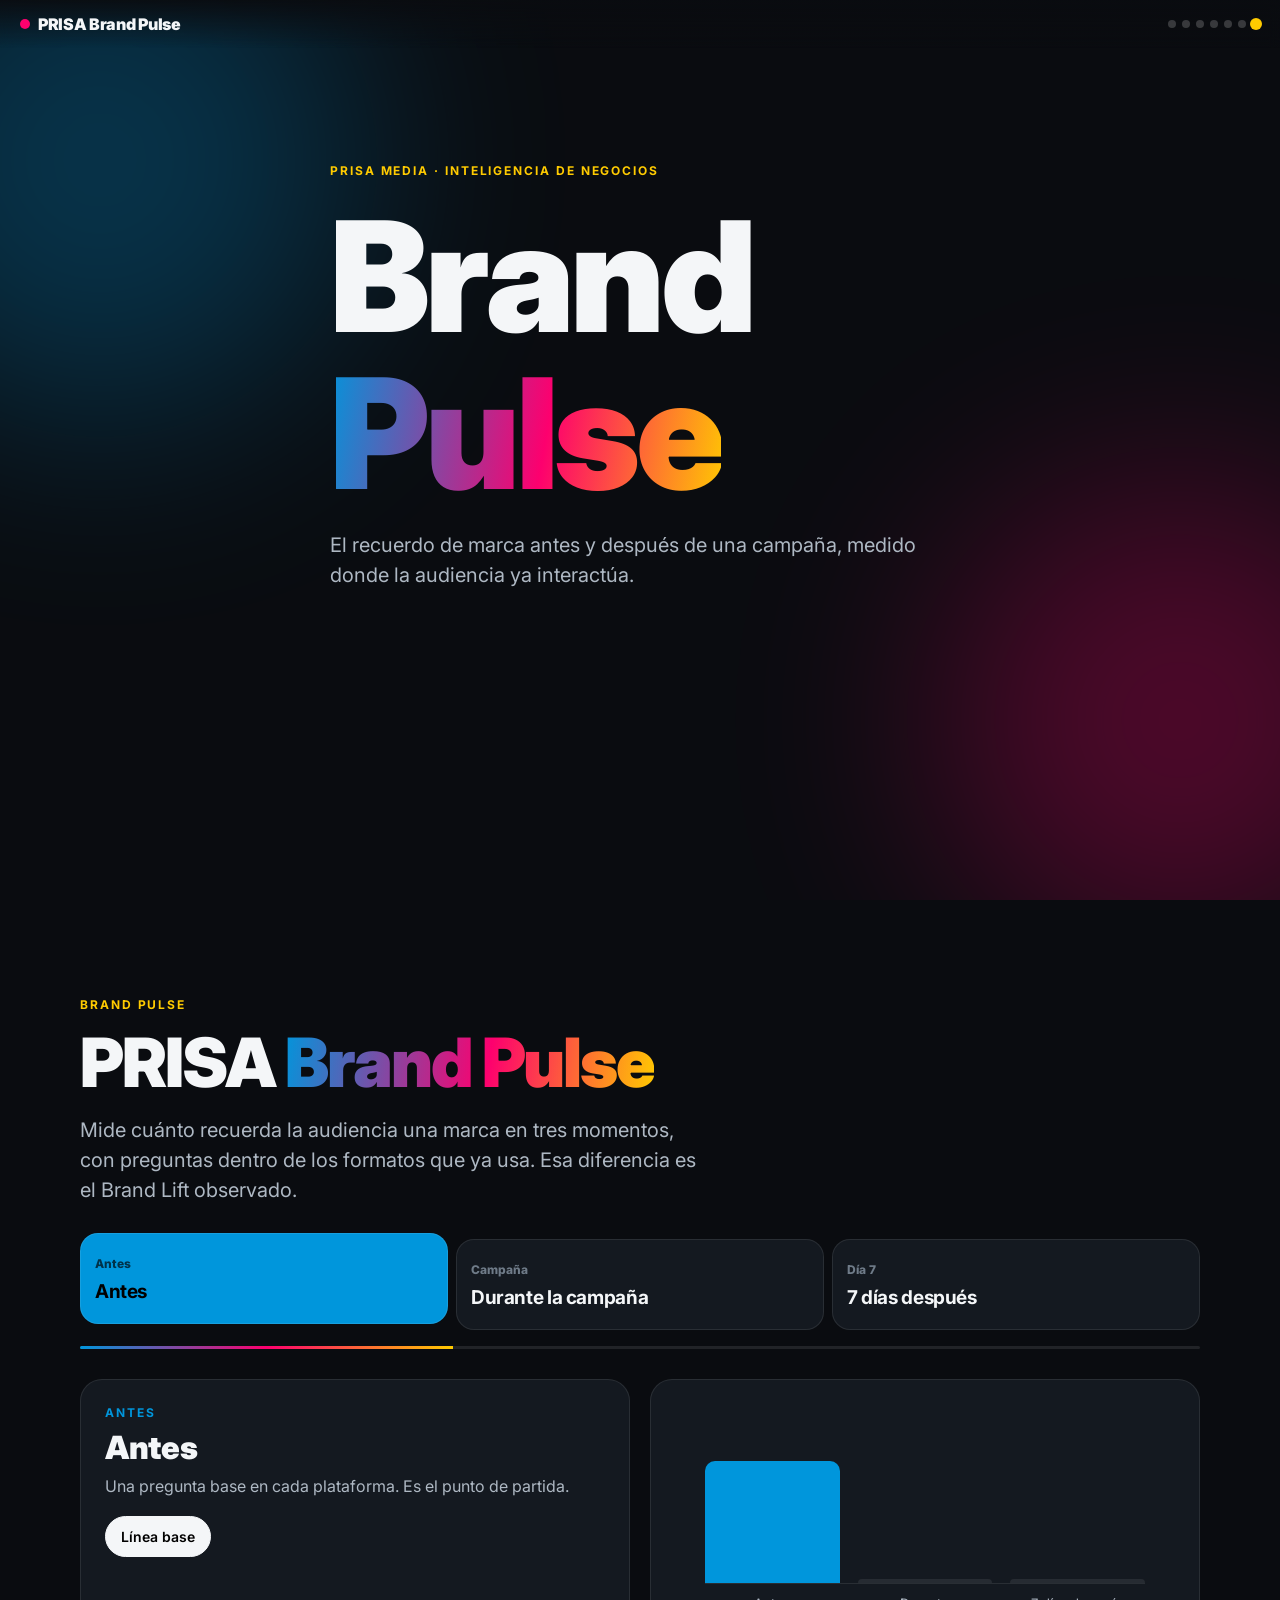
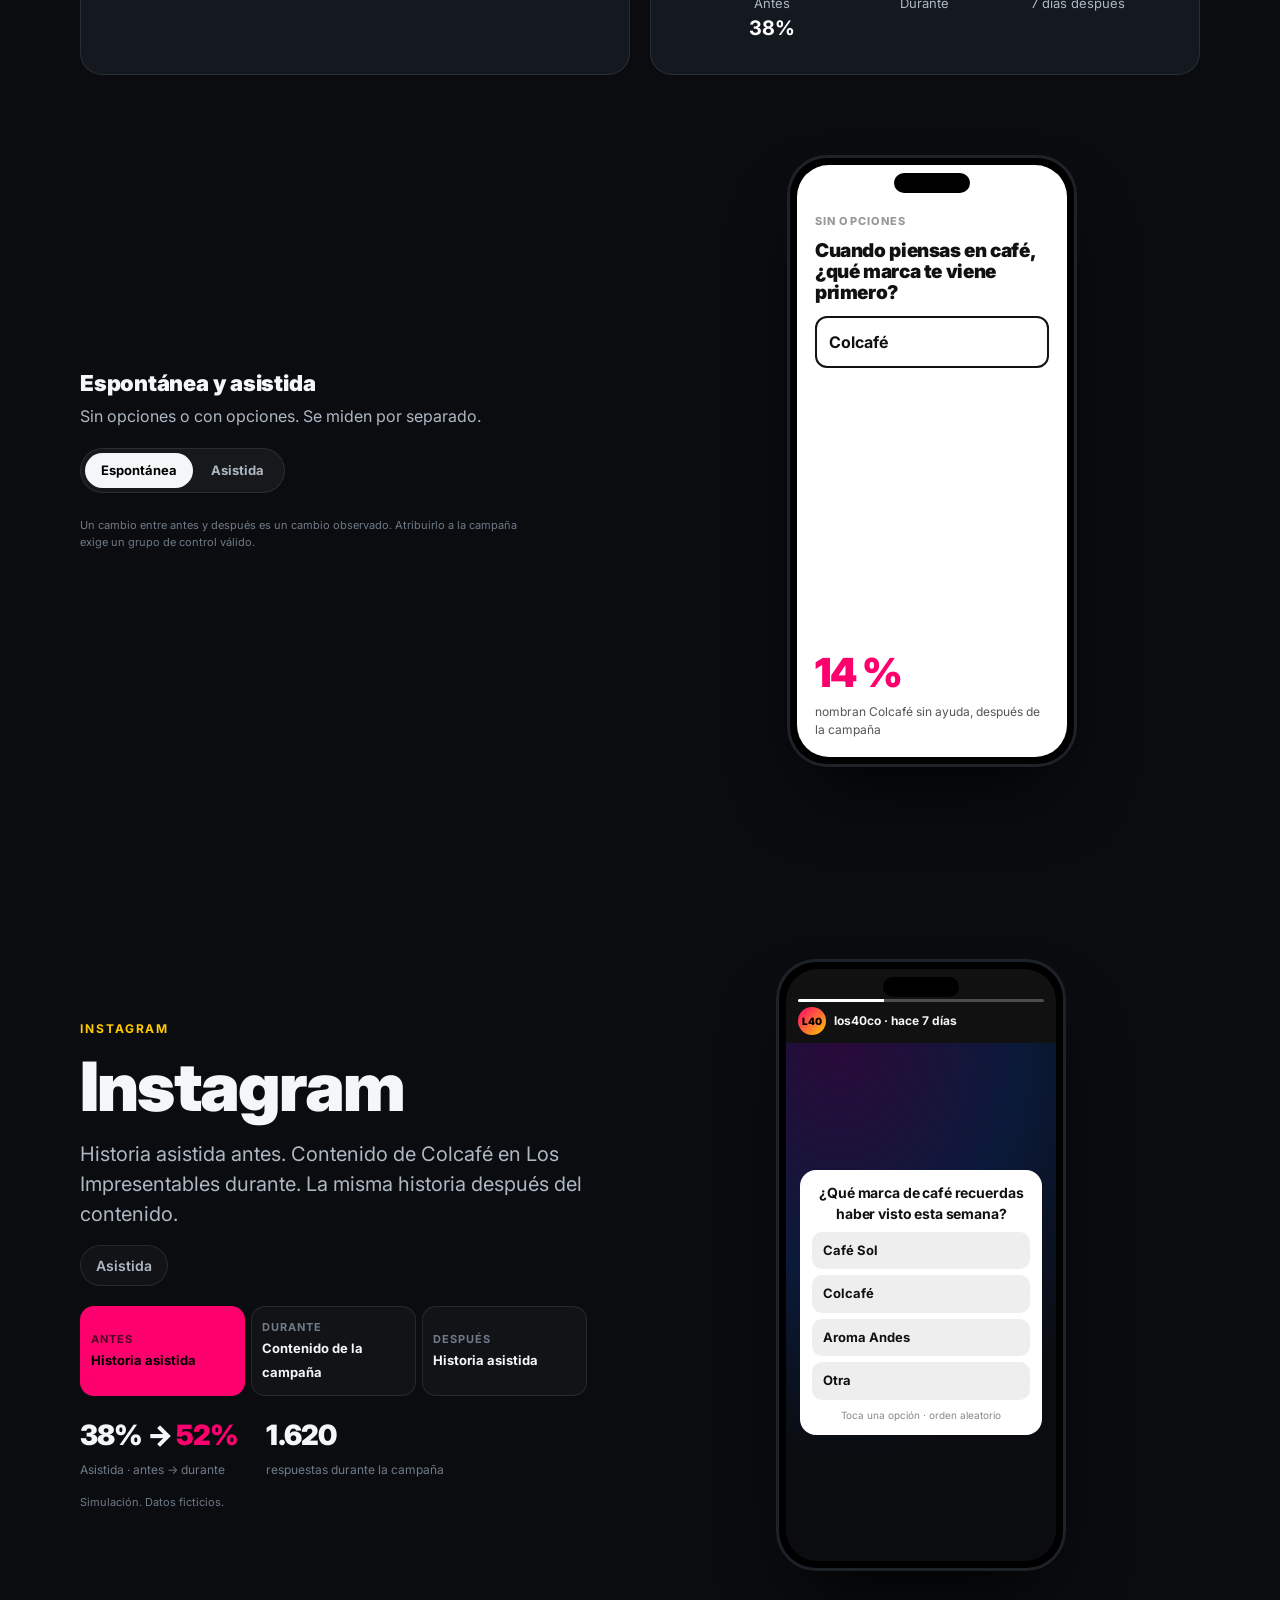
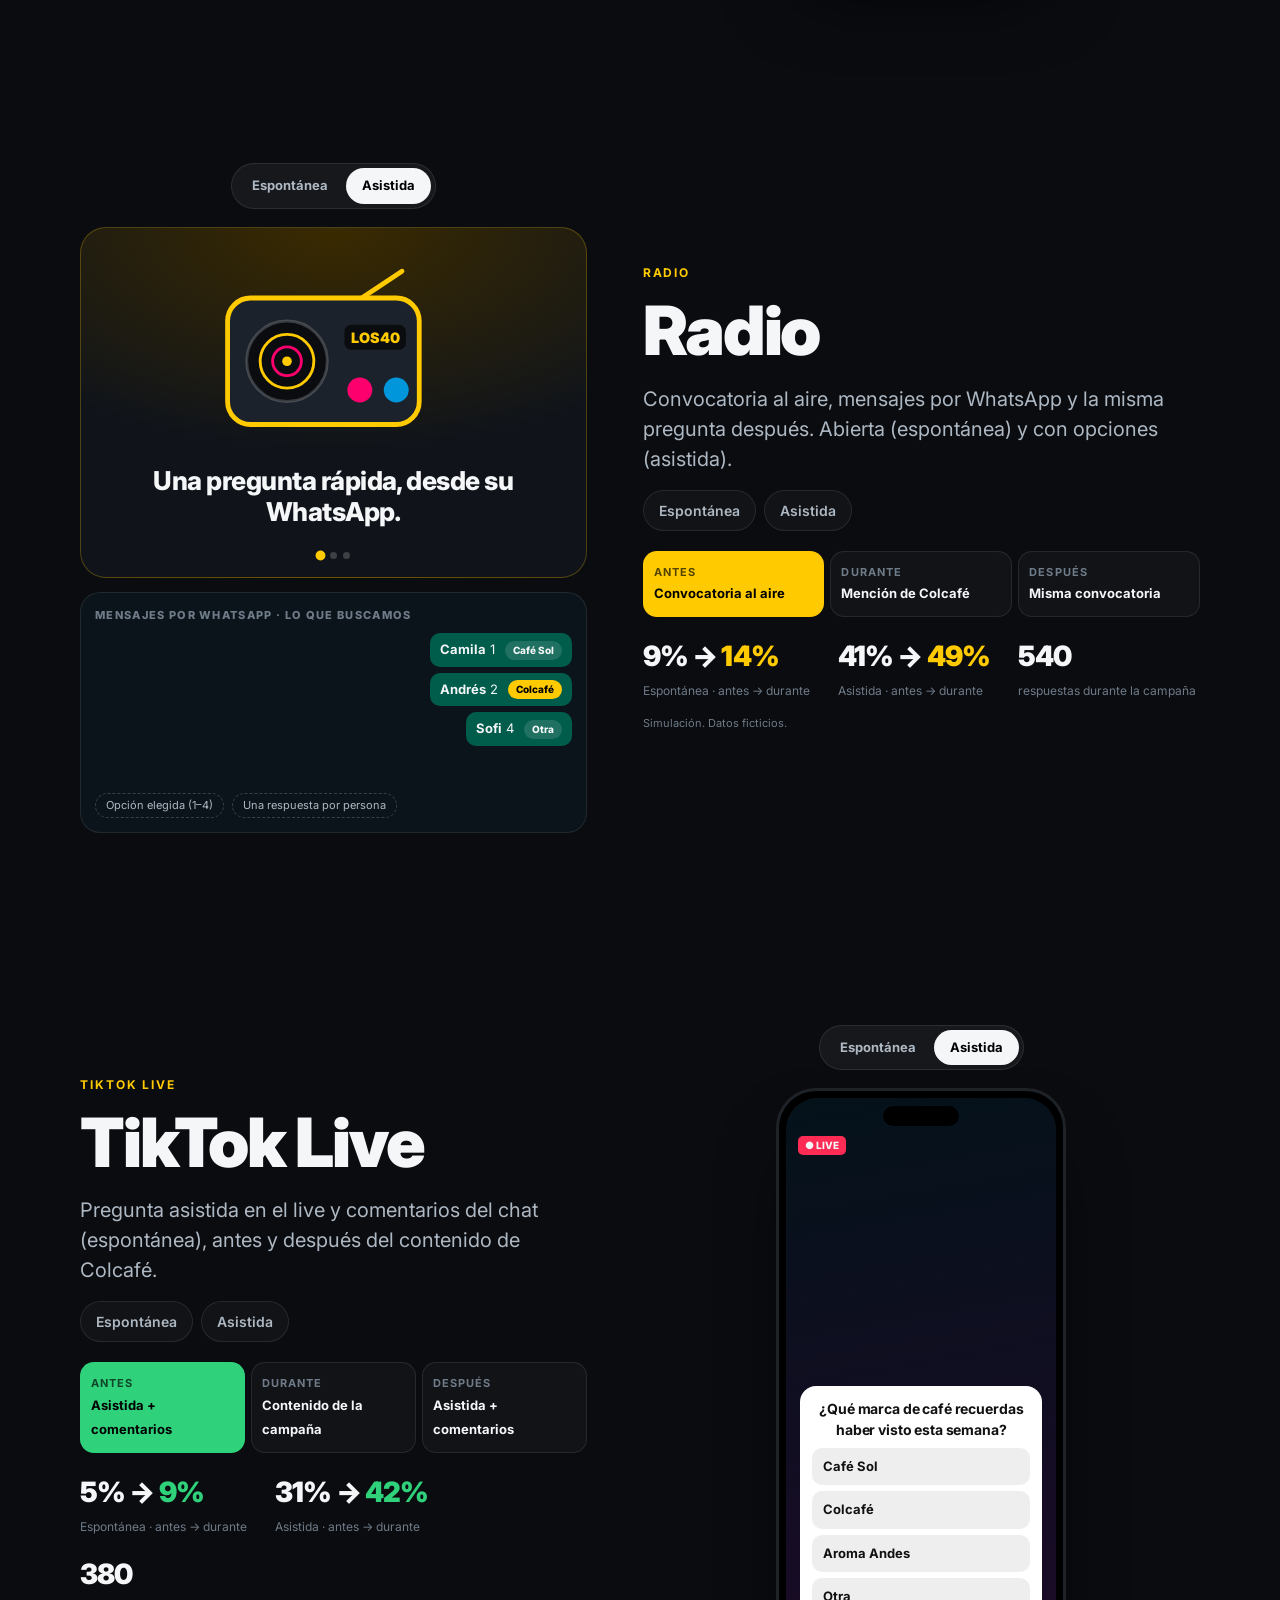
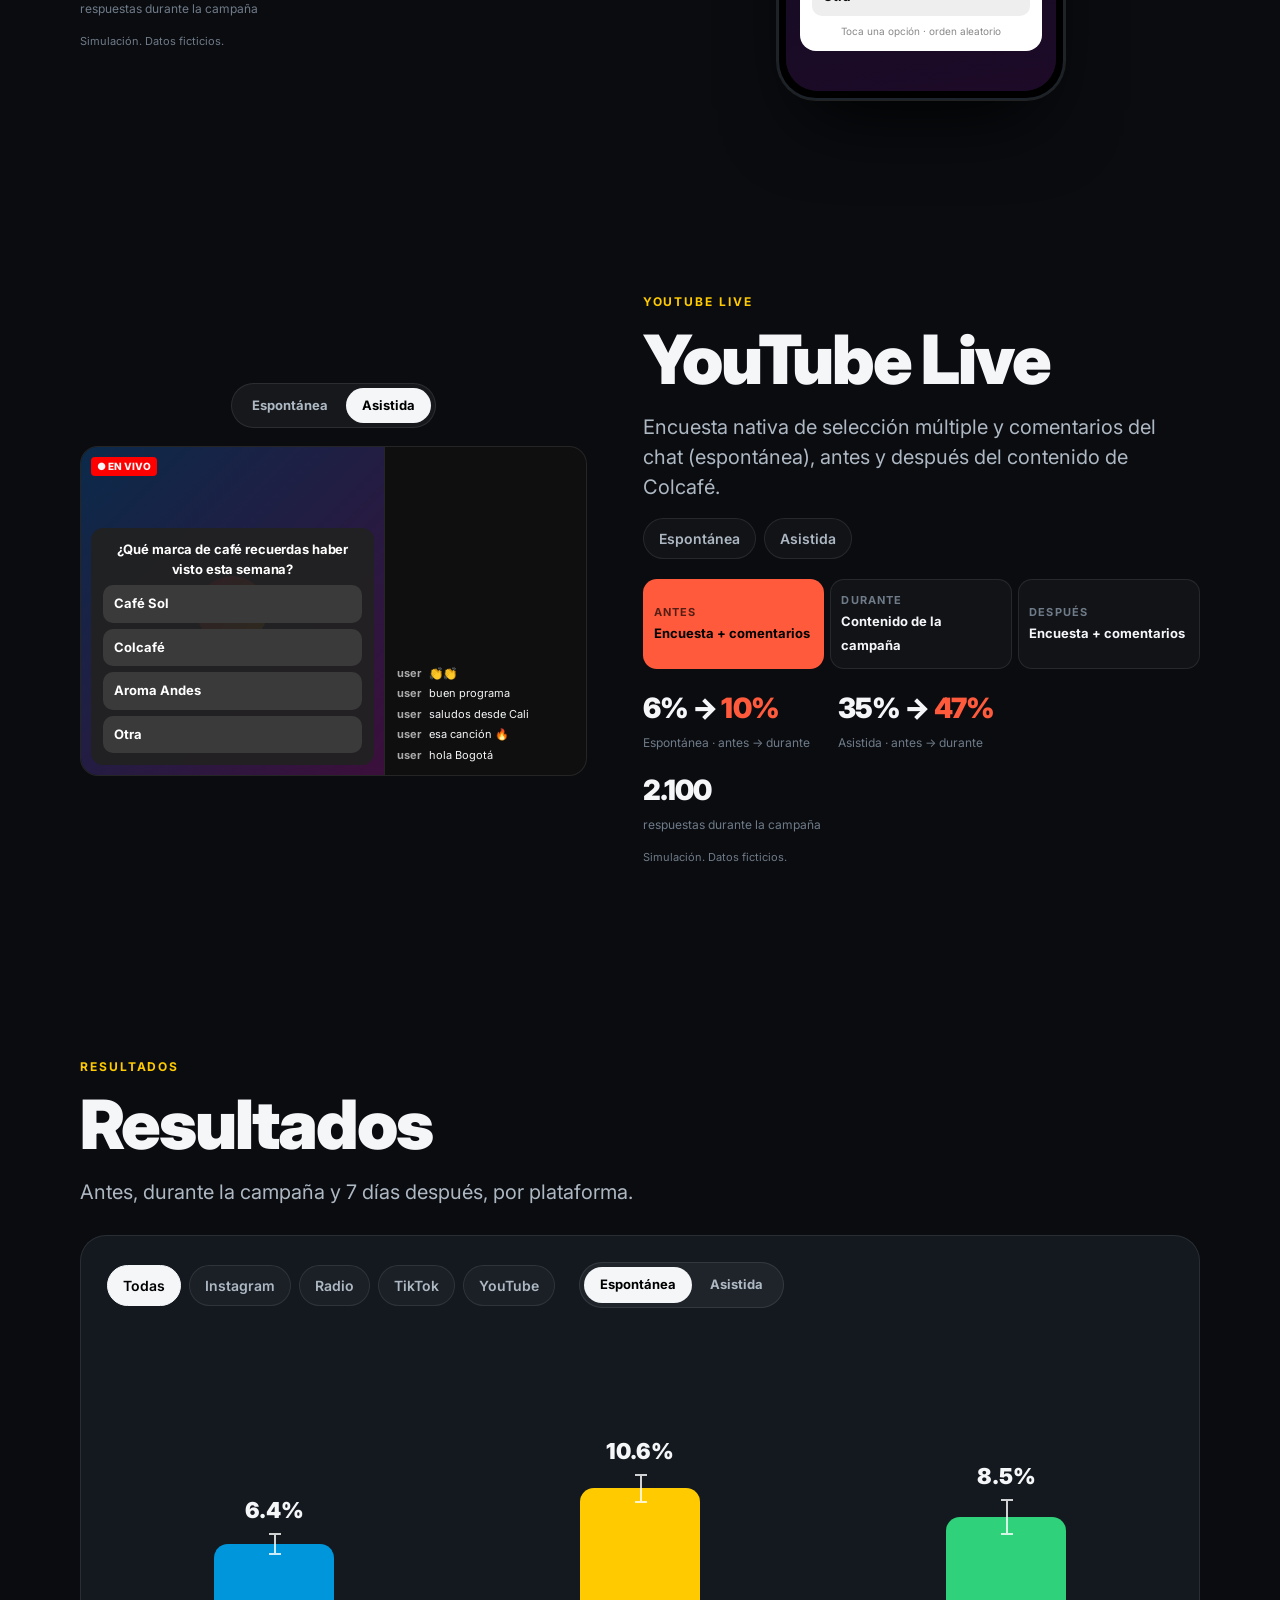
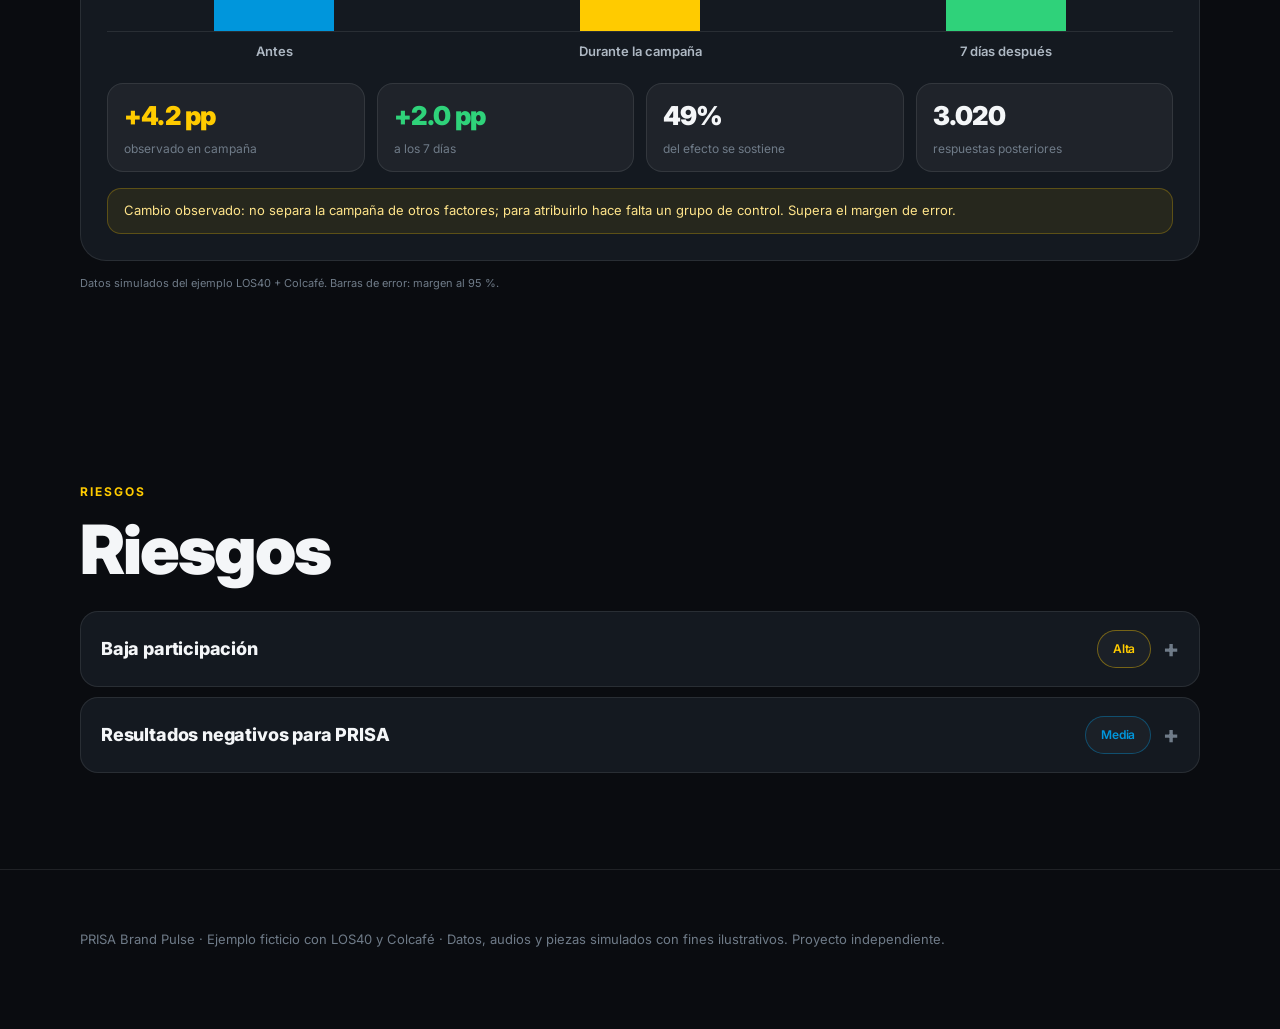
<file: index.html>
<!doctype html>
<html lang="es">
<head>
<meta charset="utf-8">
<meta name="viewport" content="width=device-width, initial-scale=1">
<title>PRISA Brand Pulse</title>
<meta name="description" content="PRISA Brand Pulse: cómo medir el cambio en la recordación de marca antes y después de una campaña, dentro de las interacciones habituales de las audiencias de PRISA Media.">
<meta property="og:title" content="PRISA Brand Pulse"><meta property="og:description" content="Antes. Campaña. Después. Día 7.">
<meta name="theme-color" content="#0a0c10">
<link rel="icon" href="data:image/svg+xml,%3Csvg xmlns='http://www.w3.org/2000/svg' viewBox='0 0 32 32'%3E%3Crect width='32' height='32' rx='8' fill='%230a0c10'/%3E%3Cpath d='M2 17h8l3-9 5 17 3-8h9' fill='none' stroke='%23FD006E' stroke-width='3' stroke-linecap='round' stroke-linejoin='round'/%3E%3C/svg%3E">
<link rel="preconnect" href="https://fonts.googleapis.com"><link rel="preconnect" href="https://fonts.gstatic.com" crossorigin>
<link href="https://fonts.googleapis.com/css2?family=Inter:wght@400;500;600;700;800;900&display=swap" rel="stylesheet">
<link rel="stylesheet" href="css/style.css">
</head>
<body>
<div id="bar"></div>
<nav><div class="logo"><i></i>PRISA Brand Pulse</div><ul id="dots"></ul></nav>

<header class="hero" id="top">
  <div class="glow" style="width:520px;height:520px;background:var(--blue);left:-160px;top:-100px"></div>
  <div class="glow" style="width:480px;height:480px;background:var(--pink);right:-140px;bottom:-60px"></div>
  <div class="wrap" style="position:relative">
    <div class="eyebrow">PRISA Media · Inteligencia de Negocios</div>
    <h1>Brand<br><span class="g">Pulse</span></h1>
    <p class="lead">El recuerdo de marca antes y después de una campaña, medido donde la audiencia ya interactúa.</p>
  </div>
  <svg class="pulse" viewBox="0 0 1200 180" preserveAspectRatio="none"><path d="M0 100H300L340 100 380 30 440 160 500 70 540 100H760L800 100 840 40 900 150 950 90 990 100H1200" fill="none" stroke="url(#gg)" stroke-width="3" stroke-linecap="round" stroke-linejoin="round"/><defs><linearGradient id="gg"><stop offset="0" stop-color="#0096DC"/><stop offset=".6" stop-color="#FD006E"/><stop offset="1" stop-color="#FFCB00"/></linearGradient></defs></svg>
</header>

<section id="s1" data-t="Brand Pulse"><div class="wrap">
  <div class="eyebrow">Brand Pulse</div>
  <h2 class="rv">PRISA <span class="g">Brand Pulse</span></h2>
  <p class="lead rv">Mide cuánto recuerda la audiencia una marca en tres momentos, con preguntas dentro de los formatos que ya usa. Esa diferencia es el Brand Lift observado.</p>
  <div class="steps rv" id="steps"></div><div class="sp"><i id="sp"></i></div>
  <div class="panel rv"><div class="card" id="stepInfo"></div><div class="card" id="stepVis" style="display:grid;place-items:center;min-height:200px"></div></div>
  <div class="two" style="margin-top:80px">
    <div class="rv"><h3>Espontánea y asistida</h3><p class="lead" style="margin-top:10px;font-size:16px">Sin opciones o con opciones. Se miden por separado.</p>
      <div class="seg" id="modeSeg" style="margin-top:20px"><button class="on" data-v="esp">Espontánea</button><button data-v="asi">Asistida</button></div>
      <p class="sim" style="margin-top:24px;max-width:460px">Un cambio entre antes y después es un cambio observado. Atribuirlo a la campaña exige un grupo de control válido.</p></div>
    <div class="rv"><div class="phone"><div class="scr" id="qdemo" style="background:#fff;color:#111;padding:48px 18px 18px;gap:12px"></div></div></div>
  </div>
</div></section>

<section id="s4" data-t="Instagram"><div class="wrap"><div class="lab" id="lab-ig"></div></div></section>
<section id="s5" data-t="Radio"><div class="wrap"><div class="lab flip" id="lab-radio"></div></div></section>
<section id="s6" data-t="TikTok Live"><div class="wrap"><div class="lab" id="lab-tt"></div></div></section>
<section id="s7" data-t="YouTube Live"><div class="wrap"><div class="lab flip" id="lab-yt"></div></div></section>

<section id="resultados" data-t="Resultados"><div class="wrap">
  <div class="eyebrow">Resultados</div>
  <h2 class="rv">Resultados</h2>
  <p class="lead rv" style="margin-bottom:28px">Antes, durante la campaña y 7 días después, por plataforma.</p>
  <div class="dash rv">
    <div class="dctl">
      <div class="chips" id="dPl"></div>
      <div class="seg" id="dMet"><button class="on" data-v="esp">Espontánea</button><button data-v="asi">Asistida</button></div>
    </div>
    <div class="gb" id="gb"></div><div class="lbls" id="lbls"></div>
    <div class="drow" id="drow"></div>
    <div class="warn" id="dwarn"></div>
  </div>
  <p class="sim">Datos simulados del ejemplo LOS40 + Colcafé. Barras de error: margen al 95 %.</p>
</div></section>


<section id="s12" data-t="Riesgos"><div class="wrap">
  <div class="eyebrow">Riesgos</div>
  <h2 class="rv">Riesgos</h2>
  <div class="rk" id="rk"></div>
</div></section>

<footer><div class="wrap">PRISA Brand Pulse · Ejemplo ficticio con LOS40 y Colcafé · Datos, audios y piezas simulados con fines ilustrativos. Proyecto independiente.</div></footer>
<script src="js/data.js"></script><script src="js/app.js"></script>
</body></html>
</file>
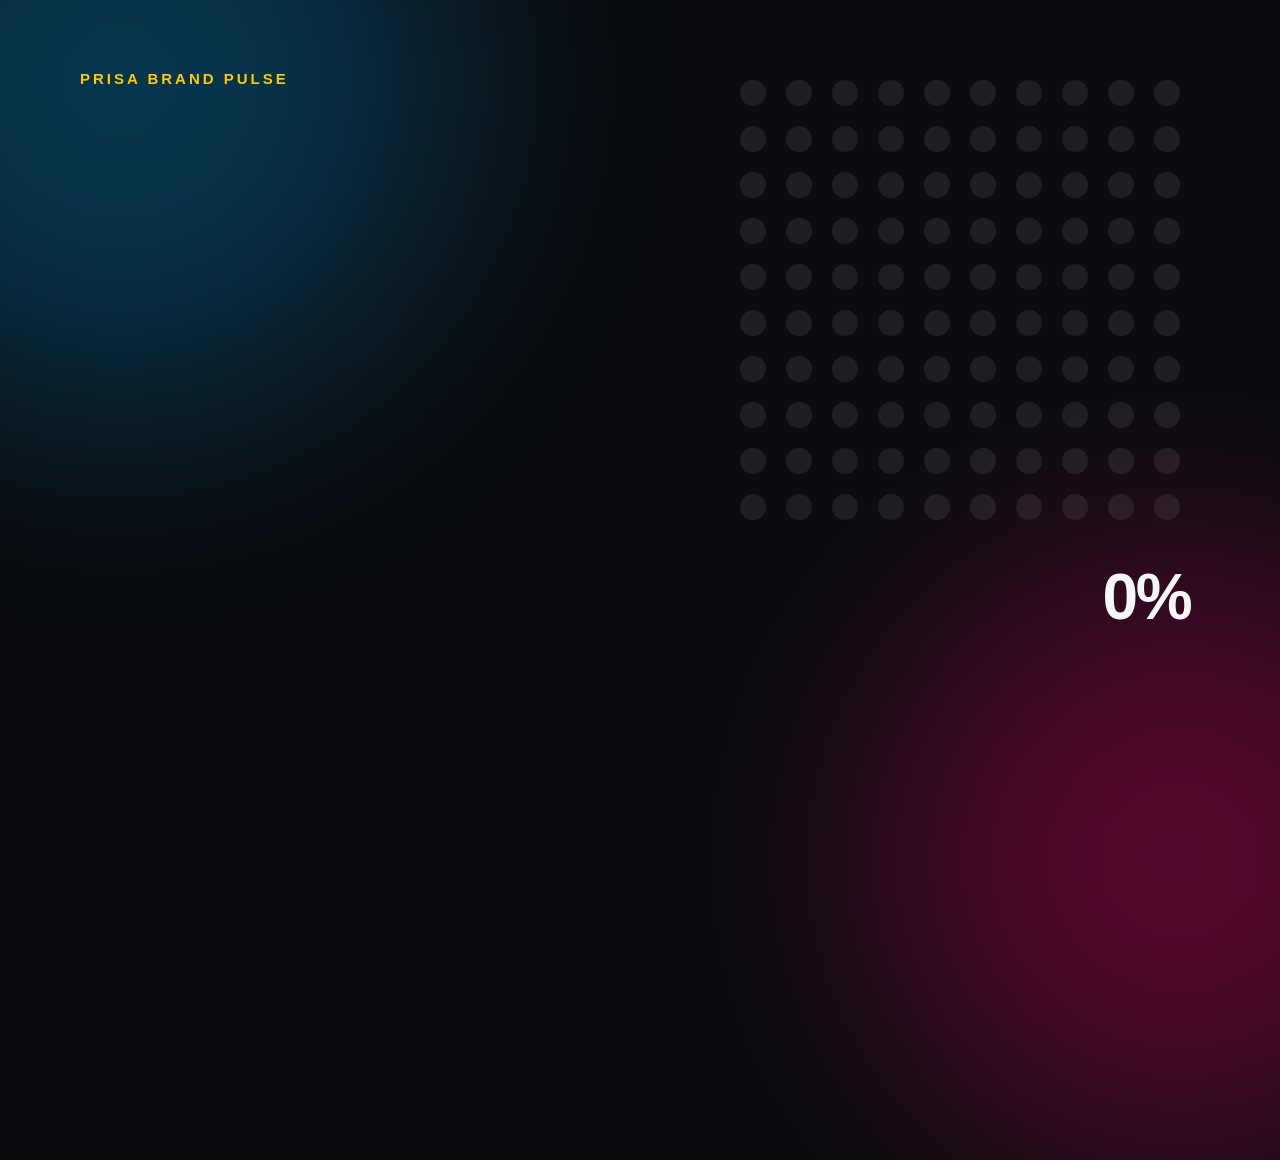
<file: tools/video.html>
<!doctype html><html><head><meta charset="utf-8"><style>
:root{--blue:#0096DC;--pink:#FD006E;--yellow:#FFCB00;--green:#2fd27a}
*{box-sizing:border-box;margin:0;padding:0}html,body{width:1280px;height:720px;overflow:hidden;background:#0a0c10;font-family:Inter,sans-serif;color:#f4f6f8}
.sc{position:absolute;inset:0;opacity:0}.a{position:absolute}
.glow{position:absolute;border-radius:50%;filter:blur(120px);opacity:.3}
.h{font-weight:900;letter-spacing:-.04em;line-height:1}
.g{background:linear-gradient(100deg,#0096DC,#FD006E 55%,#FFCB00);-webkit-background-clip:text;color:transparent}
.tag{font-size:15px;font-weight:800;letter-spacing:.2em;text-transform:uppercase;color:var(--yellow)}
.card{background:#141920;border:1px solid #ffffff18;border-radius:26px}
.dot{position:absolute;width:26px;height:26px;border-radius:50%}
.pill{position:absolute;padding:14px 26px;border-radius:99px;font-weight:800;font-size:26px;background:#ffffff10;border:1px solid #ffffff22}
</style></head><body>
<div class="glow" style="width:640px;height:640px;background:#0096DC;left:-200px;top:-240px"></div>
<div class="glow" style="width:600px;height:600px;background:#FD006E;right:-200px;bottom:-260px"></div>
<div id="root"></div>
<script>
const R=document.getElementById('root');
const cl=(x,a=0,b=1)=>Math.max(a,Math.min(b,x)),pr=(t,a,d)=>cl((t-a)/d),eo=x=>1-Math.pow(1-x,3),eb=x=>{const c=1.70158;return 1+(c+1)*Math.pow(x-1,3)+c*Math.pow(x-1,2)};
const S=[[0,7.6],[7.6,17.3],[17.3,28],[28,38.8],[38.8,46.7],[46.7,60]];
function mk(h){const d=document.createElement('div');d.className='sc';d.innerHTML=h;R.appendChild(d);return d}
const $$=(d,s)=>[...d.querySelectorAll(s)];
// ---- escena 1
const s1=mk(`<div class="a tag" style="left:80px;top:70px">PRISA Brand Pulse</div>
<div class="a h" id="t1" style="left:80px;top:150px;font-size:92px;width:600px">¿Cuántos recuerdan <span class="g">la marca</span>?</div>
<div class="a h" id="t1b" style="left:80px;top:500px;font-size:40px;color:#aeb8c3;font-weight:700">Casi siempre se mide tarde.<br>O no se mide.</div>
<div id="grid"></div><div class="a" style="right:90px;top:560px;font-size:64px;font-weight:900;letter-spacing:-.04em" id="pc1">0%</div>`);
const grid=s1.querySelector('#grid');for(let i=0;i<100;i++){const d=document.createElement('div');d.className='dot';d.style.left=(740+(i%10)*46)+'px';d.style.top=(80+Math.floor(i/10)*46)+'px';d.style.background='#ffffff14';grid.appendChild(d)}
const gd=[...grid.children];const order=[...Array(100).keys()].sort((a,b)=>Math.sin(a*91.7)-Math.sin(b*91.7));
// ---- escena 2
const ints=[['Voto en una historia','#FD006E',''],['Respuesta por WhatsApp','#2fd27a',''],['Comentario en un live','#FFCB00',''],['Encuesta en un live','#0096DC','']];
const s2=mk(`<div class="a tag" style="left:80px;top:70px">Qué es</div><div class="a h" style="left:80px;top:120px;font-size:84px">Lo que la audiencia<br><span class="g">ya hace.</span></div>
${ints.map((x,i)=>`<div class="a card ic" style="left:${80+(i%2)*540}px;top:${320+Math.floor(i/2)*140}px;width:500px;height:120px;border-color:${x[1]}88"><div class="a" style="left:28px;top:36px;width:48px;height:48px;border-radius:50%;background:${x[1]}"></div><div class="a h" style="left:100px;top:40px;font-size:29px;letter-spacing:-.02em">${x[0]}</div></div>`).join('')}`);
// ---- escena 3
const nodes=[['Antes','Pregunta base','#0096DC'],['Durante la campaña','Misma pregunta','#FD006E'],['7 días después','¿Se sostiene?','#2fd27a']];
const s3=mk(`<div class="a tag" style="left:80px;top:70px">Metodología</div><div class="a h" style="left:80px;top:120px;font-size:84px">Antes. Durante.<br><span class="g">7 días después.</span></div>
<div class="a" style="left:120px;top:520px;width:1000px;height:6px;background:#ffffff18;border-radius:3px"></div><div class="a" id="ln3" style="left:120px;top:520px;width:0;height:6px;background:linear-gradient(90deg,#0096DC,#FD006E,#2fd27a);border-radius:3px"></div>
${nodes.map((n,i)=>`<div class="a nd" style="left:${120+i*430-30}px;top:490px;width:380px"><div style="width:68px;height:68px;border-radius:50%;background:${n[2]}"></div><div class="h" style="font-size:36px;margin-top:16px">${n[0]}</div><div style="font-size:22px;color:#aeb8c3;margin-top:4px;font-weight:600">${n[1]}</div></div>`).join('')}
<div class="a card" id="q3" style="right:80px;top:150px;width:420px;padding:26px"><div style="font-size:15px;font-weight:800;color:#6f7b88;letter-spacing:.15em">LA MISMA PREGUNTA</div><div class="h" style="font-size:34px;margin-top:10px;letter-spacing:-.02em">¿Qué marca de café recuerdas?</div></div>`);
// ---- escena 4
const pls=[['Instagram','#FD006E'],['Radio · WhatsApp','#FFCB00'],['TikTok Live','#2fd27a'],['YouTube Live','#ff5a3c']];
const s4=mk(`<div class="a tag" style="left:80px;top:70px">Ejemplo</div><div class="a h" style="left:80px;top:120px;font-size:96px">LOS40 <span style="color:#6f7b88">+</span> <span class="g">Colcafé</span></div>
${pls.map((p,i)=>`<div class="pill pp" style="left:${80+(i%3)*380}px;top:${330+Math.floor(i/3)*100}px;border-color:${p[1]}99;color:${p[1]}">${p[0]}</div>`).join('')}
<div class="a card" id="esp" style="left:80px;top:515px;width:560px;height:110px;padding:22px 30px"><div style="font-size:15px;font-weight:800;color:#FD006E;letter-spacing:.15em">ASISTIDA, SIEMPRE EN REDES</div><div class="h" style="font-size:30px;margin-top:8px;letter-spacing:-.02em">Con opciones</div></div>
<div class="a card" id="asi" style="left:660px;top:515px;width:540px;height:110px;padding:22px 30px"><div style="font-size:15px;font-weight:800;color:#0096DC;letter-spacing:.15em">ESPONTÁNEA</div><div class="h" style="font-size:30px;margin-top:8px;letter-spacing:-.02em">WhatsApp y comentarios</div></div>`);
// ---- escena 5
const bars=[['Antes',38,'#0096DC'],['Durante',52,'#FD006E'],['7 días',45,'#2fd27a']];
const s5=mk(`<div class="a tag" style="left:80px;top:70px">Resultados</div><div class="a h" style="left:80px;top:120px;font-size:84px"><span class="g">Resultados</span></div>
<div class="a" style="left:80px;top:260px;width:700px;height:330px;border-bottom:2px solid #ffffff22"></div>
${bars.map((b,i)=>`<div class="a br" style="left:${130+i*220}px;bottom:130px;width:150px;height:0;background:${b[2]};border-radius:16px 16px 0 0"><div class="a h" style="top:-54px;left:0;right:0;text-align:center;font-size:44px">${b[1]}%</div></div><div class="a" style="left:${130+i*220}px;top:600px;width:150px;text-align:center;font-size:22px;color:#aeb8c3;font-weight:700">${b[0]}</div>`).join('')}
<div class="a card" id="k5" style="left:850px;top:300px;width:350px;padding:28px"><div class="h" style="font-size:64px;color:#FFCB00" id="d5">+14 pp</div><div style="font-size:22px;color:#aeb8c3;margin-top:8px">observado, asistida</div></div>
<div class="a card" id="k5b" style="left:850px;top:460px;width:350px;padding:28px"><div class="h" style="font-size:44px">n = 1.620</div><div style="font-size:22px;color:#aeb8c3;margin-top:8px">margen ± 2,4 pp</div></div>`);
// ---- escena 6
const s6=mk(`<div class="a tag" style="left:80px;top:70px">Riesgos</div>
<div class="a h" style="left:80px;top:120px;font-size:88px">Riesgos</div>
<div class="a card rk" style="left:80px;top:300px;width:520px;height:150px;padding:30px;border-color:#FFCB0088"><div class="h" style="font-size:44px;color:#FFCB00">Baja participación</div><div style="font-size:22px;color:#aeb8c3;margin-top:12px">Más ruido, más margen de error.</div></div>
<div class="a card rk" style="left:660px;top:300px;width:540px;height:150px;padding:30px;border-color:#FD006E88"><div class="h" style="font-size:44px;color:#FD006E">Resultados negativos</div><div style="font-size:22px;color:#aeb8c3;margin-top:12px">Para PRISA y para el anunciante.</div></div>
<div class="a card" id="c6" style="left:80px;top:490px;width:1120px;padding:26px 30px"><span class="h" style="font-size:34px">Cambio observado <span style="color:#6f7b88">≠</span> causa.</span><span style="font-size:26px;color:#aeb8c3;margin-left:18px;font-weight:600">Atribuir exige un grupo de control.</span></div>
<div class="a" id="fin" style="inset:0;display:flex;flex-direction:column;align-items:center;justify-content:center;background:#0a0c10"><div class="h" style="font-size:130px">Brand <span class="g">Pulse</span></div><div style="font-size:26px;color:#aeb8c3;margin-top:20px;font-weight:600">PRISA Media · Antes. Durante. 7 días después.</div><svg width="700" height="80" viewBox="0 0 700 80" style="margin-top:30px"><path id="pl" d="M0 40H220L240 40 270 8 310 72 345 24 365 40H700" fill="none" stroke="#FD006E" stroke-width="5" stroke-linecap="round" stroke-linejoin="round" stroke-dasharray="900" stroke-dashoffset="900"/></svg></div>`);
const SUBS=[[0.5,4,"¿Cuánta gente recuerda una marca después de una campaña?"],[4,7.4,"Casi siempre se mide tarde, o no se mide."],[7.9,12.4,"PRISA Brand Pulse usa lo que la audiencia ya hace:"],[12.4,17.2,"votar en una historia o encuesta, responder por WhatsApp o comentar en un live."],[17.8,22.5,"Método: una pregunta antes de la campaña,"],[22.5,27.6,"otra durante, y una tercera a los 7 días para ver si el recuerdo se sostiene."],[28.3,33.2,"LOS40 y Colcafé. En redes, siempre pregunta asistida antes y después del contenido."],[33.2,38.4,"La espontánea: WhatsApp en radio y comentarios en los lives."],[39,43,"Los resultados llegan a un tablero, por plataforma,"],[43,46.5,"con tamaño de muestra y margen de error."],[47.2,51.8,"Riesgos: baja participación y resultados negativos para PRISA."],[51.8,55.6,"Un cambio observado no prueba causa: para eso hace falta un grupo de control."]];
const sub=document.createElement('div');sub.style.cssText='position:absolute;left:90px;right:90px;bottom:34px;text-align:center;font-size:32px;font-weight:700;line-height:1.25;z-index:9;text-shadow:0 2px 12px #000;opacity:0';document.body.appendChild(sub);
const sc=[s1,s2,s3,s4,s5,s6];
function seek(t){
  sc.forEach((s,i)=>{const [a,b]=S[i];const v=cl((t-a)/.5)*(i==5?1:cl((b-t)/.5));s.style.opacity=t>=a&&t<b?(i==0?cl((b-t)/.5):v):0;});
  // 1
  let l=t-0;const on=Math.round(eo(pr(l,1.2,3.2))*38);gd.forEach((d,k)=>{const lit=order.indexOf(k)<on;d.style.background=lit?'#0096DC':'#ffffff14';d.style.transform=lit?'scale(1.08)':''});
  $('#pc1').textContent=on+'%';$('#t1').style.opacity=eo(pr(l,.3,.8));$('#t1').style.transform=`translateY(${(1-eo(pr(l,.3,.8)))*30}px)`;
  $('#t1b').style.opacity=0;$('#t1b').style.transform=`translateY(${(1-eo(pr(l,4,.7)))*20}px)`;
  // 2
  $$(s2,'.ic').forEach((c,i)=>{const p=eb(pr(t-7.6,1.2+i*1.7,.7));c.style.opacity=pr(t-7.6,1.2+i*1.7,.3);c.style.transform=`translateY(${(1-p)*50}px) scale(${.9+.1*p})`});
  // 3
  const l3=t-17.3;$('#ln3').style.width=eo(pr(l3,1.2,8.5))*1000+'px';
  $$(s3,'.nd').forEach((n,i)=>{const p=eb(pr(l3,1.2+i*3.2,.6));n.style.opacity=pr(l3,1.2+i*3.2,.3);n.style.transform=`translateY(${(1-p)*30}px)`});
  $('#q3').style.opacity=eo(pr(l3,.8,.6));
  // 4
  const l4=t-28;$$(s4,'.pp').forEach((n,i)=>{const p=eb(pr(l4,1.4+i*.55,.5));n.style.opacity=pr(l4,1.4+i*.55,.2);n.style.transform=`scale(${.7+.3*p})`});
  $('#esp').style.opacity=eo(pr(l4,6.5,.5));$('#asi').style.opacity=eo(pr(l4,7.8,.5));
  // 5
  const l5=t-38.8;$$(s5,'.br').forEach((b,i)=>{b.style.height=eo(pr(l5,.8+i*.7,1))*bars[i][1]*5+'px'});
  $('#k5').style.opacity=eo(pr(l5,3.4,.5));$('#k5b').style.opacity=eo(pr(l5,4.4,.5));
  // 6
  const l6=t-46.7;$$(s6,'.rk').forEach((c,i)=>{c.style.opacity=eo(pr(l6,.8+i*1.6,.5))});$('#c6').style.opacity=eo(pr(l6,5,.5));
  const f=pr(l6,9.2,.8);$('#fin').style.opacity=f;$('#fin').style.display=f>0?'flex':'none';$('#pl').style.strokeDashoffset=900*(1-eo(pr(l6,9.5,2)));
  const c=SUBS.find(x=>t>=x[0]&&t<x[1]);if(c){sub.textContent=c[2];sub.style.opacity=Math.min(1,(t-c[0])/.2,(c[1]-t)/.2)}else sub.style.opacity=0;
}
function $(s){return document.querySelector(s)}
seek(0);window.seek=seek;
</script></body></html>
</file>
<file: css/style.css>
:root{--bg:#0a0c10;--bg2:#10141a;--card:#141920;--card2:#1b222b;--line:rgba(255,255,255,.09);--ink:#f4f6f8;--ink2:#aeb8c3;--ink3:#6f7b88;
--blue:#0096DC;--pink:#FD006E;--yellow:#FFCB00;--green:#2fd27a;--ease:cubic-bezier(.2,.8,.2,1)}
*{box-sizing:border-box;margin:0;padding:0}
html{scroll-behavior:smooth;-webkit-text-size-adjust:100%}
body{background:var(--bg);color:var(--ink);font-family:Inter,system-ui,-apple-system,Segoe UI,Roboto,sans-serif;line-height:1.5;overflow-x:hidden}
button{font:inherit;color:inherit;background:none;border:0;cursor:pointer}
.wrap{max-width:1160px;margin:0 auto;padding:0 20px}
section{padding:96px 0;position:relative}
.eyebrow{font-size:12px;font-weight:700;letter-spacing:.16em;text-transform:uppercase;color:var(--yellow);display:flex;gap:10px;align-items:center}
.eyebrow b{color:var(--ink3);font-weight:700}
h1,h2,h3{font-weight:900;letter-spacing:-.03em;line-height:1.02}
h2{font-size:clamp(34px,6vw,68px);margin:14px 0 18px}
h3{font-size:22px;letter-spacing:-.01em}
.lead{font-size:clamp(16px,2vw,20px);color:var(--ink2);max-width:620px}
.g{background:linear-gradient(100deg,var(--blue),var(--pink) 55%,var(--yellow));-webkit-background-clip:text;background-clip:text;color:transparent}
.sim{font-size:11px;color:var(--ink3);margin-top:14px}
/* nav */
nav{position:fixed;inset:0 0 auto 0;z-index:50;display:flex;justify-content:space-between;align-items:center;padding:12px 20px;background:linear-gradient(#0a0c10ee,#0a0c1000);backdrop-filter:blur(6px)}
nav .logo{font-weight:900;letter-spacing:-.02em;display:flex;gap:8px;align-items:center}
nav .logo i{width:10px;height:10px;border-radius:50%;background:var(--pink);box-shadow:0 0 0 0 var(--pink);animation:ping 2s infinite}
nav ul{display:flex;gap:6px;list-style:none}
nav li a{display:block;width:8px;height:8px;border-radius:50%;background:#ffffff30;transition:.3s}
nav li a.on{background:var(--yellow);transform:scale(1.5)}
#bar{position:fixed;top:0;left:0;height:2px;background:linear-gradient(90deg,var(--blue),var(--pink),var(--yellow));width:0;z-index:60}
@keyframes ping{70%{box-shadow:0 0 0 12px #fd006e00}100%{box-shadow:0 0 0 0 #fd006e00}}
/* hero */
.hero{position:relative;min-height:100svh;display:flex;align-items:center;padding:110px 0 230px;overflow:hidden}
.hero h1{font-size:clamp(54px,12vw,160px);margin:18px 0}
.hero .lead{margin-bottom:28px}
.hero svg.pulse{position:absolute;left:0;right:0;bottom:24px;width:100%;height:150px;opacity:.75;pointer-events:none}
.pulse path{stroke-dasharray:1600;stroke-dashoffset:1600;animation:dash 3.2s var(--ease) infinite}
@keyframes dash{0%{stroke-dashoffset:1600}60%,100%{stroke-dashoffset:0}}
.glow{position:absolute;border-radius:50%;filter:blur(110px);opacity:.28;pointer-events:none}
.btn{display:inline-flex;gap:8px;align-items:center;padding:14px 22px;border-radius:99px;font-weight:700;background:var(--ink);color:#000;transition:.25s}
.btn:hover{transform:translateY(-2px)}
.btn.ghost{background:#ffffff12;color:var(--ink);border:1px solid var(--line)}
.chips{display:flex;gap:8px;flex-wrap:wrap}
.chip{padding:9px 15px;border-radius:99px;border:1px solid var(--line);background:#ffffff08;font-size:14px;font-weight:600;color:var(--ink2);transition:.25s}
.chip.on{background:var(--ink);color:#000;border-color:var(--ink)}
.seg{display:inline-flex;background:#ffffff0d;border-radius:99px;padding:4px;gap:2px;border:1px solid var(--line)}
.seg button{padding:8px 16px;border-radius:99px;font-size:13px;font-weight:700;color:var(--ink2);transition:.25s}
.seg button.on{background:var(--ink);color:#000}
/* reveal */
.rv{opacity:0;transform:translateY(28px);transition:opacity .8s var(--ease),transform .8s var(--ease)}
.rv.in{opacity:1;transform:none}
@media(prefers-reduced-motion:reduce){*{animation:none!important;transition:none!important}.rv{opacity:1;transform:none}}
/* video */
.video-box{border-radius:22px;overflow:hidden;border:1px solid var(--line);background:#000;box-shadow:0 40px 100px -30px #0096dc55}
video{display:block;width:100%;aspect-ratio:16/9;background:#000}
/* layout */
.two{display:grid;grid-template-columns:1fr 1fr;gap:48px;align-items:center}
.card{background:var(--card);border:1px solid var(--line);border-radius:22px;padding:24px}
@media(max-width:860px){.two{grid-template-columns:1fr;gap:32px}section{padding:72px 0}}
/* lift chart */
.lift{display:grid;grid-template-columns:repeat(4,1fr);gap:14px;align-items:end;height:220px;margin:22px 0 10px}
.col{display:flex;flex-direction:column;justify-content:flex-end;align-items:center;height:100%;gap:8px;font-size:12px;color:var(--ink2);text-align:center;transition:opacity .5s}
.col .b{width:100%;border-radius:12px 12px 4px 4px;transition:height 1s var(--ease);position:relative}
.col .b em{position:absolute;top:-24px;left:0;right:0;font-style:normal;font-weight:800;color:var(--ink);font-size:15px}
.col.off{opacity:.12}
.big{font-size:clamp(44px,8vw,84px);font-weight:900;letter-spacing:-.04em;line-height:1}
.note{font-size:14px;color:var(--ink2);margin-top:10px;min-height:44px}
/* phone */
.phone{width:min(290px,78vw);aspect-ratio:9/19;margin:0 auto;border-radius:40px;background:#000;padding:9px;border:1px solid #ffffff22;box-shadow:0 40px 80px -30px #000,0 0 0 2px #1d232b inset;position:relative}
.phone .scr{position:absolute;inset:9px;border-radius:32px;overflow:hidden;background:#111;display:flex;flex-direction:column}
.phone .scr:before{content:"";position:absolute;top:8px;left:50%;width:76px;height:20px;border-radius:12px;background:#000;transform:translateX(-50%);z-index:9}
.land{width:100%;aspect-ratio:16/9;border-radius:16px;background:#000;border:1px solid #ffffff22;position:relative;overflow:hidden}
.lab{display:grid;grid-template-columns:minmax(0,1fr) minmax(0,1.1fr);gap:56px;align-items:center}
.lab.flip .stage{order:-1}
.lab .stage{display:flex;justify-content:center}
@media(max-width:860px){.lab{grid-template-columns:1fr;gap:30px}.lab.flip .stage{order:0}}
.flow{display:flex;gap:6px;margin:20px 0 16px;flex-wrap:wrap}
.flow button{flex:1;min-width:92px;padding:12px 10px;border-radius:14px;border:1px solid var(--line);background:#ffffff08;text-align:left;transition:.3s}
.flow button small{display:block;font-size:11px;color:var(--ink3);font-weight:700;letter-spacing:.1em;text-transform:uppercase}
.flow button b{font-size:14px}
.flow button.on{background:var(--ac,#fff);color:#000;border-color:transparent}
.flow button.on small{color:#000a}
.kpis{display:flex;gap:26px;margin-top:18px}
.kpis div b{display:block;font-size:34px;font-weight:900;letter-spacing:-.03em}
.kpis div span{font-size:12px;color:var(--ink3)}
/* ui bits inside phones */
.s-top{padding:38px 12px 8px;display:flex;gap:8px;align-items:center;font-size:12px;font-weight:700}
.av{width:28px;height:28px;border-radius:50%;background:linear-gradient(135deg,var(--pink),var(--yellow));flex:none;display:grid;place-items:center;font-size:10px;color:#000;font-weight:900}
.story{flex:1;position:relative;display:flex;flex-direction:column;justify-content:center;padding:14px;background:radial-gradient(120% 80% at 20% 0%,#2a0a3a,#0b1a3a 55%,#0a0c10)}
.prog{position:absolute;top:30px;left:12px;right:12px;height:3px;border-radius:3px;background:#ffffff40;overflow:hidden}
.prog i{display:block;height:100%;width:0;background:#fff}
.poll{background:#fff;color:#111;border-radius:16px;padding:12px;font-size:13px}
.poll h4{font-size:14px;text-align:center;margin-bottom:8px;letter-spacing:-.01em}
.opt{position:relative;display:flex;justify-content:space-between;align-items:center;width:100%;padding:9px 11px;border-radius:10px;background:#eee;margin-top:6px;font-weight:700;font-size:13px;overflow:hidden;text-align:left;color:#111}
.opt i{position:absolute;inset:0 auto 0 0;width:0;background:#ffd0e3;transition:width 1s var(--ease)}
.opt span{position:relative}
.opt.me i{background:#ff9cc6}
.opt.col i{background:#ffd0e3}
.fakevid{flex:1;position:relative;background:linear-gradient(160deg,#16213a,#3b0f3b);display:flex;align-items:center;justify-content:center;overflow:hidden}
.mic{width:90px;height:90px;border-radius:50%;background:linear-gradient(135deg,var(--pink),var(--yellow));display:grid;place-items:center;font-weight:900;color:#000;font-size:15px;animation:bob 2s ease-in-out infinite}
@keyframes bob{50%{transform:translateY(-8px) scale(1.04)}}
.cup{position:absolute;right:14px;bottom:62px;width:46px;height:56px;border-radius:6px 6px 14px 14px;background:#c8102e;box-shadow:inset 0 14px 0 #7a0a1c;transform:rotate(-8deg)}
.cup:after{content:"Colcafé";position:absolute;bottom:8px;left:0;right:0;text-align:center;font-size:7px;font-weight:800;color:#fff}
.cap{position:absolute;left:10px;right:10px;bottom:14px;background:#000a;border-radius:10px;padding:7px 10px;font-size:11px}
/* whatsapp */
.wa{flex:1;background:#0b141a;display:flex;flex-direction:column}
.wa .hd{padding:38px 12px 8px;background:#1f2c34;font-size:13px;font-weight:700;display:flex;gap:8px;align-items:center}
.wa .msgs{flex:1;padding:10px;display:flex;flex-direction:column;gap:6px;overflow:hidden;justify-content:flex-end}
.b-in,.b-out{max-width:82%;padding:7px 10px;border-radius:10px;font-size:12px;animation:pop .4s var(--ease)}
.b-in{background:#1f2c34;align-self:flex-start}.b-out{background:#005c4b;align-self:flex-end}
@keyframes pop{from{opacity:0;transform:translateY(8px) scale(.96)}}
.vn{display:flex;gap:8px;align-items:center;min-width:190px}
.play{width:30px;height:30px;border-radius:50%;background:#fff;color:#000;display:grid;place-items:center;font-size:11px;flex:none}
.wv{flex:1;height:22px;display:flex;gap:2px;align-items:center}
.wv i{flex:1;background:#ffffff80;border-radius:2px;min-height:3px}
.playing .wv i{animation:eq .7s ease-in-out infinite alternate}
@keyframes eq{to{transform:scaleY(.3)}}
/* radio */
.dial{display:flex;flex-direction:column;align-items:center;gap:12px;flex:1;justify-content:center;background:radial-gradient(circle at 50% 30%,#3a2a00,#0a0c10 70%)}
.dial .fm{font-size:42px;font-weight:900;letter-spacing:-.03em;color:var(--yellow)}
/* tiktok */
.tt{flex:1;position:relative;background:linear-gradient(170deg,#04121a,#1d0a28);display:flex;flex-direction:column;justify-content:flex-end}
.tt .live{position:absolute;top:38px;left:12px;background:#fe2c55;font-size:10px;font-weight:800;padding:2px 7px;border-radius:5px}
.cm{padding:0 10px 12px;display:flex;flex-direction:column;gap:5px;height:56%;overflow:hidden;justify-content:flex-end;-webkit-mask-image:linear-gradient(transparent,#000 35%)}
.cm div{font-size:12px;animation:pop .4s var(--ease)}.cm b{color:#ffffffa0;margin-right:5px;font-weight:700}
.cm div.hit{color:var(--yellow)}
/* yt */
.yt{display:grid;grid-template-columns:1.5fr 1fr;width:100%;max-width:640px;background:#0f0f0f;border-radius:18px;overflow:hidden;border:1px solid var(--line);min-height:330px}
.yt .v{background:linear-gradient(135deg,#0b2a4a,#3b0f3b);position:relative;display:flex;align-items:center;justify-content:center}
.yt .chat{padding:12px;font-size:11px;display:flex;flex-direction:column;gap:4px;border-left:1px solid #ffffff18;justify-content:flex-end;overflow:hidden}
.yt .poll{position:absolute;left:10px;right:10px;bottom:10px;background:#212121f0;color:#fff;border-radius:12px;padding:12px}
.yt .opt{background:#3a3a3a;color:#fff}.yt .opt i{background:#3ea6ff66}
@media(max-width:620px){.yt{grid-template-columns:1fr}.yt .chat{display:none}.yt .v{min-height:300px}}
/* streaming */
.pl{flex:1;background:linear-gradient(#1a2a44,#0a0c10 70%);padding:42px 16px 16px;display:flex;flex-direction:column;gap:12px}
.art{aspect-ratio:1;border-radius:16px;background:conic-gradient(from 200deg,var(--blue),var(--pink),var(--yellow),var(--blue));display:grid;place-items:center;font-weight:900;font-size:26px;color:#000}
.ad{background:#ffffff14;border-radius:14px;padding:12px;font-size:12px}
.tr{height:3px;background:#ffffff30;border-radius:3px;overflow:hidden}.tr i{display:block;height:100%;width:0;background:var(--yellow)}
/* display */
.br{width:100%;max-width:520px;background:#fff;color:#111;border-radius:14px;overflow:hidden;border:1px solid var(--line)}
.br .url{background:#e9ecf0;padding:8px 12px;font-size:11px;display:flex;gap:6px;align-items:center}
.br .url i{width:8px;height:8px;border-radius:50%;background:#bbb}
.br .art2{padding:16px;display:grid;gap:10px}
.br .art2 h4{font-size:20px;letter-spacing:-.02em;line-height:1.1}
.br .ln{height:7px;border-radius:4px;background:#e4e7eb}
.ban{width:100%;aspect-ratio:300/250;max-width:300px;margin:4px auto;border-radius:6px;background:linear-gradient(135deg,#c8102e,#7a0a1c);color:#fff;display:flex;flex-direction:column;justify-content:center;align-items:center;gap:6px;text-align:center;animation:pop .6s var(--ease)}
.ban b{font-size:28px;letter-spacing:-.03em}.ban span{font-size:12px;opacity:.85}
.ban.ph{background:repeating-linear-gradient(45deg,#f1f3f5,#f1f3f5 8px,#e8ebef 8px,#e8ebef 16px);color:#999}
.iq{border:2px solid #111;border-radius:12px;padding:12px;background:#fffbe6}
.iq h5{font-size:13px;margin-bottom:6px}
.iq .opt{background:#fff;border:1px solid #ddd}.iq .opt i{background:#ffd0e3}
/* steps */
.steps{display:grid;grid-template-columns:repeat(3,1fr);gap:8px;position:relative;margin:34px 0}
.steps button{text-align:left;padding:16px 14px;border-radius:18px;border:1px solid var(--line);background:var(--card);transition:.35s;position:relative}
.steps button i{font-style:normal;font-size:12px;color:var(--ink3);font-weight:800}
.steps button b{display:block;font-size:19px;letter-spacing:-.02em;margin-top:4px}
.steps button.on{background:var(--ac);color:#000;transform:translateY(-6px)}
.steps button.on i{color:#000a}
.steps button.opt-s{border-style:dashed}
.sp{height:3px;background:#ffffff18;border-radius:3px;margin-top:-18px;margin-bottom:30px;overflow:hidden}.sp i{display:block;height:100%;width:0;background:linear-gradient(90deg,var(--blue),var(--pink),var(--yellow));transition:width .6s var(--ease)}
.panel{display:grid;grid-template-columns:1fr 1fr;gap:20px}
@media(max-width:860px){.steps{grid-template-columns:1fr 1fr}.panel{grid-template-columns:1fr}}
/* dashboard */
.dash{background:var(--card);border:1px solid var(--line);border-radius:26px;padding:26px}
.dctl{display:flex;gap:16px 24px;flex-wrap:wrap;align-items:center;margin-bottom:24px}
.gb{display:grid;grid-template-columns:repeat(3,1fr);gap:clamp(8px,3vw,32px);height:300px;align-items:end;padding-top:30px;border-bottom:1px solid var(--line)}
.gb .c{display:flex;flex-direction:column;justify-content:flex-end;height:100%;align-items:center;position:relative}
.gb .bar{width:min(100%,120px);border-radius:14px 14px 0 0;transition:height 1s var(--ease);position:relative;min-height:2px}
.gb .bar em{position:absolute;top:-30px;left:50%;transform:translateX(-50%);font-style:normal;font-weight:900;font-size:22px;white-space:nowrap}
.gb .wh{position:absolute;width:2px;background:#fff;opacity:.8;left:50%;transition:all 1s var(--ease)}
.gb .wh:before,.gb .wh:after{content:"";position:absolute;left:-5px;width:12px;height:2px;background:#fff}
.gb .wh:before{top:0}.gb .wh:after{bottom:0}
.lbls{display:grid;grid-template-columns:repeat(3,1fr);gap:clamp(8px,3vw,32px);text-align:center;font-size:13px;color:var(--ink2);padding-top:10px;font-weight:600}
.drow{display:flex;gap:12px;flex-wrap:wrap;margin-top:22px}
.dchip{background:#ffffff0c;border:1px solid var(--line);border-radius:16px;padding:12px 16px;flex:1;min-width:130px}
.dchip b{font-size:26px;font-weight:900;letter-spacing:-.03em;display:block}.dchip span{font-size:12px;color:var(--ink3)}
.warn{margin-top:16px;padding:12px 16px;border-radius:14px;background:#ffcb0014;border:1px solid #ffcb0040;font-size:13px;color:#ffe48a}
/* ops */
table{width:100%;border-collapse:collapse;font-size:14px}
th{font-size:11px;letter-spacing:.12em;text-transform:uppercase;color:var(--ink3);text-align:left;padding:10px 8px;border-bottom:1px solid var(--line)}
td{padding:12px 8px;border-bottom:1px solid var(--line);vertical-align:top;color:var(--ink2)}
td:first-child{color:var(--ink);font-weight:700;white-space:nowrap}
.tw{overflow-x:auto;-webkit-overflow-scrolling:touch}
.tw table{min-width:640px}
.gantt{display:grid;gap:8px;margin-top:20px}
.gr{display:grid;grid-template-columns:96px 1fr;gap:10px;align-items:center;font-size:12px;font-weight:700;color:var(--ink2)}
.gt{display:grid;grid-template-columns:repeat(var(--w),1fr);gap:2px;position:relative}
.gt span{height:24px;border-radius:6px;background:#ffffff0a}
.gt .seg2{position:absolute;top:0;height:24px;border-radius:6px;font-size:10px;display:flex;align-items:center;justify-content:center;color:#000;font-weight:800;transition:all .6s var(--ease)}
.gh{display:grid;grid-template-columns:96px 1fr;gap:10px}
.gh div:last-child{display:grid;grid-template-columns:repeat(var(--w),1fr);gap:2px;text-align:center;font-size:10px;color:var(--ink3);font-weight:700}
/* risks */
.rk{display:grid;gap:10px;margin-top:26px}
.rk details{background:var(--card);border:1px solid var(--line);border-radius:18px;padding:0 20px;transition:.3s}
.rk details[open]{border-color:#ffffff30;background:var(--card2)}
.rk summary{list-style:none;cursor:pointer;display:flex;justify-content:space-between;align-items:center;padding:18px 0;font-weight:800;font-size:18px;letter-spacing:-.01em;gap:12px}
.rk summary::-webkit-details-marker{display:none}
.rk summary:after{content:"+";font-size:24px;color:var(--ink3);transition:.3s}
.rk details[open] summary:after{transform:rotate(45deg)}
.rk .in2{padding:0 0 20px;display:grid;grid-template-columns:1fr 1fr;gap:16px;font-size:14px;color:var(--ink2)}
.rk .in2 b{display:block;font-size:11px;letter-spacing:.12em;text-transform:uppercase;margin-bottom:4px}
@media(max-width:700px){.rk .in2{grid-template-columns:1fr}}
.reco{display:grid;grid-template-columns:repeat(auto-fit,minmax(220px,1fr));gap:12px;margin-top:30px}
.reco div{border-left:3px solid var(--ac);padding:4px 0 4px 14px;font-weight:700;font-size:16px;letter-spacing:-.01em}
footer{padding:60px 0 80px;color:var(--ink3);font-size:13px;border-top:1px solid var(--line)}

.flow button b{font-size:13px;overflow-wrap:anywhere}
@media(max-width:520px){nav ul{gap:4px}nav li a{width:6px;height:6px}}

.steps{grid-template-columns:repeat(3,1fr)}@media(max-width:860px){.steps{grid-template-columns:1fr}}

mark{background:none;color:var(--yellow);font-weight:800}
.rad{width:100%;max-width:520px;display:grid;gap:14px}
.rcard{background:radial-gradient(120% 90% at 50% 0%,#3a2a00,#10141a 70%);border:1px solid #ffcb0040;border-radius:26px;padding:24px 20px 18px;text-align:center}
.rsvg{display:block;margin:0 auto;max-width:60%;height:auto}
.rsvg .w1,.rsvg .w2{animation:wave 1.6s infinite;opacity:0}.rsvg .w2{animation-delay:.4s}
.rsvg .sp{transform-box:fill-box;transform-origin:center;animation:thump .9s ease-in-out infinite}.rsvg .s2{animation-delay:.2s}
@keyframes wave{0%{opacity:0}40%{opacity:1}100%{opacity:0}}
@keyframes thump{50%{transform:scale(1.14)}}
.rcap{min-height:92px;margin-top:16px;font-size:clamp(20px,3.4vw,26px);font-weight:800;letter-spacing:-.02em;line-height:1.2;animation:pop .5s var(--ease);display:flex;align-items:center;justify-content:center}
.rdots{display:flex;gap:6px;justify-content:center;margin-top:10px}.rdots i{width:7px;height:7px;border-radius:50%;background:#ffffff30;transition:.3s}.rdots i.on{background:var(--yellow);transform:scale(1.4)}
.wapanel{background:#0b141a;border-radius:20px;padding:14px;border:1px solid var(--line)}
.wahd{font-size:11px;font-weight:800;letter-spacing:.12em;text-transform:uppercase;color:var(--ink3);margin-bottom:10px}
.wam{display:flex;flex-direction:column;gap:6px;min-height:150px}
.wam .b-out{max-width:100%;display:flex;justify-content:space-between;gap:10px;align-items:center;font-size:13px}
.wam .b-out em{font-style:normal;font-size:10px;font-weight:800;padding:2px 8px;border-radius:99px;background:#ffffff20;white-space:nowrap}
.wam .b-out em.y{background:var(--yellow);color:#000}
.lg{display:flex;gap:8px;flex-wrap:wrap;margin-top:10px}.lg span{font-size:11px;color:var(--ink2);border:1px dashed #ffffff30;border-radius:99px;padding:3px 10px}
.cnt{position:absolute;top:62px;left:12px;background:#000a;border:1px solid #ffffff30;border-radius:99px;padding:3px 10px;font-size:10px;font-weight:800;color:var(--yellow);z-index:3}
.yt.esp .chat{font-size:12px}
.yt .chat b{color:#aaa;margin-right:5px;font-weight:700}.yt .chat .hit{color:var(--yellow)}
@media(max-width:620px){.yt.esp{grid-template-columns:1fr}.yt.esp .chat{display:flex;min-height:200px;border-left:0;border-top:1px solid #ffffff18}}

.kpis{flex-wrap:wrap;gap:16px 28px}.kpis div b{font-size:28px;white-space:nowrap}
</file>
